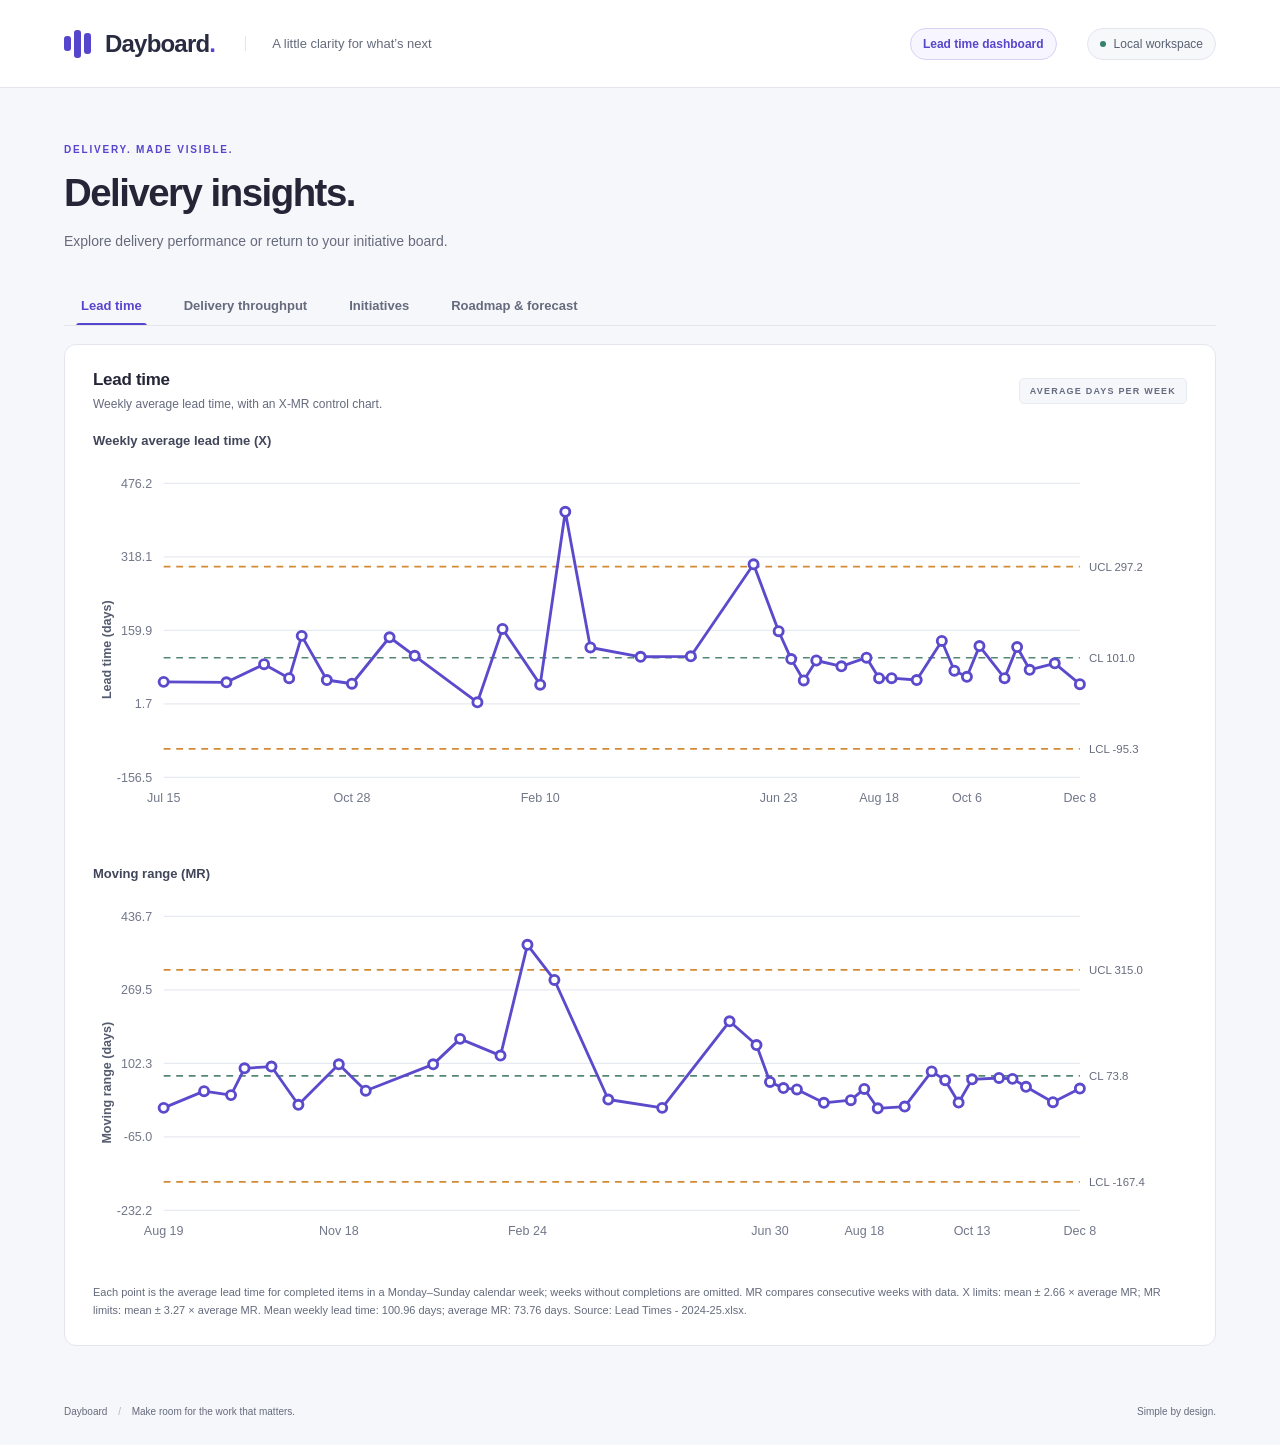
<file: index.html>
<!doctype html>
<html lang="en">
  <head>
    <meta charset="utf-8">
    <meta name="viewport" content="width=device-width, initial-scale=1">
    <meta name="theme-color" content="#f6f7fb">
    <title>Dayboard — Delivery insights</title>
    <link rel="stylesheet" href="styles.css">
    <script src="script.js" defer></script>
    <script src="roadmap.js" defer></script>
  </head>
  <body>
    <header class="site-header">
      <a class="brand" href="./index.html" aria-label="Dayboard home">
        <span class="brand-mark" aria-hidden="true"><i></i><i></i><i></i></span>
        Dayboard<span class="brand-dot">.</span>
      </a>
      <span class="workspace-label">A little clarity for what’s next</span>
      <a class="dashboard-link" href="./lead-times/">Lead time dashboard</a>
      <span class="local-badge"><span aria-hidden="true"></span> Local workspace</span>
    </header>

    <main>
      <section class="page-heading" aria-labelledby="page-title">
        <div>
          <p class="eyebrow">DELIVERY. MADE VISIBLE.</p>
          <h1 id="page-title">Delivery insights.</h1>
          <p class="intro">Explore delivery performance or return to your initiative board.</p>
        </div>
      </section>

      <nav class="view-tabs" role="tablist" aria-label="Insights">
        <button id="lead-time-tab" class="view-tab" type="button" role="tab" aria-selected="true" aria-controls="lead-time-panel" tabindex="0">Lead time</button>
        <button id="throughput-tab" class="view-tab" type="button" role="tab" aria-selected="false" aria-controls="throughput-panel" tabindex="-1">Delivery throughput</button>
        <button id="initiatives-tab" class="view-tab" type="button" role="tab" aria-selected="false" aria-controls="initiatives-panel" tabindex="-1">Initiatives</button>
        <button id="roadmap-tab" class="view-tab" type="button" role="tab" aria-selected="false" aria-controls="roadmap-panel" tabindex="-1">Roadmap &amp; forecast</button>
      </nav>

      <section id="lead-time-panel" class="insight-panel" role="tabpanel" aria-labelledby="lead-time-tab">
        <div class="insight-heading">
          <div><h2>Lead time</h2><p>Weekly average lead time, with an X-MR control chart.</p></div>
          <span class="board-tag">AVERAGE DAYS PER WEEK</span>
        </div>
        <div class="control-chart">
          <h3>Weekly average lead time (X)</h3>
          <svg id="lead-time-x-chart" class="chart" role="img" aria-label="Weekly average lead time X chart"></svg>
        </div>
        <div class="control-chart">
          <h3>Moving range (MR)</h3>
          <svg id="lead-time-mr-chart" class="chart" role="img" aria-label="Lead time moving range MR chart"></svg>
        </div>
        <p id="lead-time-chart-note" class="chart-note"></p>
      </section>

      <section id="throughput-panel" class="insight-panel" role="tabpanel" aria-labelledby="throughput-tab" hidden>
        <div class="insight-heading">
          <div><h2>Delivery throughput</h2><p>Weekly completed items, with an X-MR control chart.</p></div>
          <span class="board-tag">ITEMS PER WEEK</span>
        </div>
        <div class="control-chart">
          <h3>Weekly throughput (X)</h3>
          <svg id="throughput-x-chart" class="chart" role="img" aria-label="Weekly delivery throughput X chart"></svg>
        </div>
        <div class="control-chart">
          <h3>Moving range (MR)</h3>
          <svg id="throughput-mr-chart" class="chart" role="img" aria-label="Moving range MR chart"></svg>
        </div>
        <p id="throughput-chart-note" class="chart-note"></p>
      </section>

      <section id="initiatives-panel" class="initiatives-panel" role="tabpanel" aria-labelledby="initiatives-tab" hidden>
        <div class="initiatives-heading">
          <div><h2>Plan your work</h2><p>Add or adjust estimates for upcoming initiatives.</p></div>
          <button id="add-initiative" class="button button-primary" type="button">
            <span aria-hidden="true">+</span> Add initiative
          </button>
        </div>
        <section class="summary" aria-label="Board summary">
          <div class="summary-item">
            <span class="summary-icon" aria-hidden="true">▦</span>
            <div><p class="stat-label">Initiatives</p><p class="stat"><span id="initiative-count">0</span><span class="stat-unit">on the board</span></p></div>
          </div>
          <div class="summary-item">
            <span class="summary-icon effort-icon" aria-hidden="true">◷</span>
            <div><p class="stat-label">Total estimated effort</p><p class="stat"><span id="total-effort">0</span><span class="stat-unit">days</span></p></div>
          </div>
          <p class="summary-note">A sum of effort,<br>not a calendar timeline.</p>
        </section>

        <section class="board-panel" aria-labelledby="board-title">
          <div class="board-heading">
            <div><h2 id="board-title">Your initiative board</h2><p>Small steps on the left. Bigger lifts on the right.</p></div>
            <span class="board-tag">EFFORT IN DAYS</span>
          </div>
          <p id="board-help" class="board-help"><span aria-hidden="true">↔</span> Drag a card to estimate, or use its day selector. Each initiative has its own row; row order has no scoring meaning.</p>
          <div class="board-scroll" tabindex="0" role="region" aria-label="Scrollable initiative estimates" aria-describedby="board-help">
            <div class="board">
              <div class="axis" aria-label="Estimated effort in days">
                <span><strong>1</strong> day</span>
                <span><strong>2</strong> days</span>
                <span><strong>3</strong> days</span>
                <span><strong>5</strong> days</span>
                <span><strong>8</strong> days</span>
                <span><strong>13</strong> days</span>
                <span><strong>21</strong> days</span>
              </div>
              <div class="plot">
                <div class="grid-lines" aria-hidden="true"><i></i><i></i><i></i><i></i><i></i><i></i><i></i></div>
                <div id="initiative-rows"></div>
                <div id="empty-state" class="empty-state" hidden>
                  <span aria-hidden="true">✧</span>
                  <h3>A clear board. A fresh start.</h3>
                  <p>Add your first initiative to see where it lands.</p>
                  <button id="add-first" class="button button-secondary" type="button">+ Add initiative</button>
                </div>
              </div>
              <div class="axis-caption"><span>LESS EFFORT</span><span aria-hidden="true">⟶</span><span>MORE EFFORT</span></div>
            </div>
          </div>
          <div class="board-footer"><span><span class="status-dot" aria-hidden="true"></span> <span id="save-status">Saved in this browser</span></span><span>Your ideas stay on your device.</span></div>
        </section>
        <aside class="tip"><span class="tip-symbol" aria-hidden="true">✦</span><p><strong>Estimates are a starting point.</strong> Move things around as you learn. The best plan is one you can adjust.</p></aside>
      </section>
      <section id="roadmap-panel" class="insight-panel rm" role="tabpanel" aria-labelledby="roadmap-tab" hidden>
        <div class="insight-heading">
          <div><h2>Roadmap &amp; forecast</h2><p>Multi-team plan with a Monte Carlo forecast (85% confidence).</p></div>
          <span class="board-tag">GANTT · P85</span>
        </div>
        <div id="rm-root"></div>
      </section>
      <p id="announcement" class="sr-only" role="status" aria-live="polite"></p>
    </main>

    <footer class="site-footer"><span>Dayboard <span aria-hidden="true">/</span> Make room for the work that matters.</span><span>Simple by design.</span></footer>

    <dialog id="initiative-dialog" aria-labelledby="dialog-title">
      <form id="initiative-form">
        <div class="dialog-heading"><h2 id="dialog-title">Add initiative</h2><button id="close-dialog" class="icon-button" type="button" aria-label="Close dialog">×</button></div>
        <p class="dialog-intro">An idea, a little context, and your best estimate.</p>
        <label for="initiative-name">Initiative name <span aria-hidden="true">*</span></label>
        <input id="initiative-name" name="name" type="text" maxlength="120" placeholder="What are you working on?" required>
        <label for="initiative-description">Description <span class="optional">(optional)</span></label>
        <textarea id="initiative-description" name="description" rows="3" maxlength="1000" placeholder="A little context goes a long way."></textarea>
        <label for="initiative-estimate">Estimated effort</label>
        <select id="initiative-estimate" name="estimate" required>
          <option value="1">1 day</option>
          <option value="2">2 days</option>
          <option value="3" selected>3 days</option>
          <option value="5">5 days</option>
          <option value="8">8 days</option>
          <option value="13">13 days</option>
          <option value="21">21 days</option>
        </select>
        <p id="form-error" class="form-error" role="alert"></p>
        <div class="dialog-actions">
          <button id="delete-initiative" class="button button-danger" type="button" hidden>Delete initiative</button>
          <div class="save-actions"><button id="cancel-dialog" class="button button-secondary" type="button">Cancel</button><button class="button button-primary" type="submit">Save initiative</button></div>
        </div>
      </form>
    </dialog>
  </body>
</html>
</file>
<file: styles.css>
:root {
  color-scheme: light;
  font-family: Inter, ui-sans-serif, -apple-system, BlinkMacSystemFont, "Segoe UI", sans-serif;
  color: #242637;
  background: #f6f7fb;
  font-synthesis: none;
  --accent: #5546cd;
  --muted: #656b7d;
  --border: #e4e6ee;
}

* { box-sizing: border-box; }
body { margin: 0; }
button, input, textarea, select { font: inherit; }
button, select { cursor: pointer; }
button { transition: background .15s, box-shadow .15s; }
button:disabled { cursor: default; }
:focus-visible { outline: 3px solid #5546cd; outline-offset: 4px; }
[hidden] { display: none !important; }

.site-header {
  height: 88px;
  padding: 0 5%;
  display: flex;
  align-items: center;
  gap: 30px;
  background: #fff;
  border-bottom: 1px solid var(--border);
}
.brand { display: flex; align-items: center; gap: 10px; text-decoration: none; color: #292b40; font-size: 24px; font-weight: 750; letter-spacing: -.8px; }
.brand-dot { color: var(--accent); margin-left: -10px; }
.brand-mark { display: flex; align-items: center; gap: 3px; width: 31px; height: 32px; }
.brand-mark i { width: 7px; background: var(--accent); border-radius: 3px; height: 15px; }
.brand-mark i:nth-child(2) { height: 28px; }
.brand-mark i:nth-child(3) { height: 21px; }
.workspace-label { border-left: 1px solid var(--border); padding-left: 26px; font-size: 13px; color: var(--muted); }
.dashboard-link { margin-left: auto; padding: 8px 12px; border: 1px solid #d7d2f1; border-radius: 20px; color: var(--accent); background: #f7f5ff; font-size: 12px; font-weight: 600; text-decoration: none; white-space: nowrap; }
.dashboard-link:hover { background: #efedfb; }
.local-badge { margin-left: auto; display: flex; align-items: center; gap: 8px; font-size: 12px; color: #586174; background: #f7f8fa; border: 1px solid var(--border); border-radius: 20px; padding: 8px 12px; white-space: nowrap; }
.dashboard-link + .local-badge { margin-left: 0; }
.local-badge > span, .status-dot { display: inline-block; height: 6px; width: 6px; border-radius: 50%; background: #36816a; }
main { max-width: 1440px; margin: 0 auto; padding: 56px 5% 0; }
.page-heading { display: flex; align-items: center; justify-content: space-between; gap: 24px; margin-bottom: 34px; }
.eyebrow { color: var(--accent); font-size: 10px; font-weight: 750; letter-spacing: 1.8px; margin: 0 0 15px; }
h1 { margin: 0; font-size: clamp(29px, 3vw, 40px); font-weight: 700; letter-spacing: -1.5px; line-height: 1.2; }
.intro { color: var(--muted); font-size: 14px; line-height: 1.6; margin: 14px 0 0; }
.view-tabs { display: flex; gap: 8px; overflow-x: auto; margin-bottom: 18px; border-bottom: 1px solid var(--border); }
.view-tab { position: relative; flex: 0 0 auto; border: 0; border-radius: 7px 7px 0 0; background: transparent; color: var(--muted); padding: 12px 17px; font-size: 13px; font-weight: 600; }
.view-tab:hover { background: #f0effa; color: #39334f; }
.view-tab[aria-selected="true"] { color: var(--accent); }
.view-tab[aria-selected="true"]::after { position: absolute; right: 12px; bottom: -1px; left: 12px; height: 3px; border-radius: 3px 3px 0 0; background: var(--accent); content: ""; }
.insight-panel, .initiatives-panel { background: #fff; border: 1px solid var(--border); border-radius: 12px; padding: 25px 28px; }
.insight-heading, .initiatives-heading { display: flex; justify-content: space-between; align-items: center; gap: 18px; }
.insight-heading p, .initiatives-heading p { color: var(--muted); margin: 7px 0 0; font-size: 12px; }
.chart-wrap { margin-top: 20px; }
.chart { display: block; width: 100%; height: auto; overflow: visible; }
.chart-grid { stroke: #e8eaf1; stroke-width: 1; }
.chart-axis-label { fill: #72778a; font-size: 11px; }
.chart-axis-title { fill: #565c70; font-size: 11px; font-weight: 600; }
.chart-series { fill: none; stroke: #5b4acb; stroke-width: 2.5; stroke-linejoin: round; stroke-linecap: round; }
.chart-point { fill: #fff; stroke: #5b4acb; stroke-width: 2.5; }
.chart-control { stroke-width: 1.5; stroke-dasharray: 6 5; }
.chart-ucl, .chart-lcl { stroke: #d38a35; }
.chart-mean { stroke: #548674; }
.chart-control-label { fill: #666b7d; font-size: 10px; }
.chart-note { margin: 8px 0 0; color: var(--muted); font-size: 11px; line-height: 1.6; }
.control-chart { margin-top: 22px; }
.control-chart h3 { margin: 0 0 8px; font-size: 13px; font-weight: 650; color: #42465a; }
.initiatives-panel { padding: 0; border: 0; background: transparent; }
.initiatives-heading { margin: 0 0 20px; }
.button { border: 1px solid transparent; border-radius: 8px; padding: 11px 17px; font-size: 13px; font-weight: 600; display: inline-flex; align-items: center; justify-content: center; gap: 8px; white-space: nowrap; }
.button-primary { background: var(--accent); color: #fff; box-shadow: 0 3px 5px #5546cd15; }
.button-primary:hover { background: #4435b6; }
.button-primary > span { font-size: 20px; line-height: 1; font-weight: 400; }
.button-secondary { background: #fff; border-color: #d7dae5; color: #43485c; }
.button-secondary:hover { background: #f4f3fc; }
.button-danger { background: #fff; color: #ac303d; border-color: #efd4d7; }
.button-danger:hover { background: #fff0f1; }
.summary { display: flex; align-items: center; gap: 34px; padding: 24px 28px; background: #fff; border: 1px solid var(--border); border-radius: 12px; margin-bottom: 28px; }
.summary-item { display: flex; align-items: center; gap: 16px; }
.summary-item + .summary-item { border-left: 1px solid var(--border); padding-left: 34px; }
.summary-icon { display: grid; place-items: center; width: 44px; height: 44px; border-radius: 12px; color: #6656c9; background: #f1eefa; font-size: 25px; }
.effort-icon { color: #40826e; background: #edf6f1; }
.stat-label { margin: 0 0 4px; color: var(--muted); font-size: 12px; }
.stat { margin: 0; display: flex; align-items: baseline; gap: 9px; font-size: 27px; font-weight: 650; letter-spacing: -.7px; }
.stat-unit { font-size: 12px; font-weight: 400; color: var(--muted); letter-spacing: 0; }
.summary-note { margin: 0 0 0 auto; color: var(--muted); font-size: 12px; line-height: 1.7; }
.board-panel { background: #fff; border: 1px solid var(--border); border-radius: 12px; overflow: hidden; box-shadow: 0 4px 16px #232b4b03; }
.board-heading { display: flex; justify-content: space-between; align-items: center; gap: 18px; padding: 26px 28px 0; }
h2 { font-size: 17px; font-weight: 650; letter-spacing: -.3px; margin: 0; }
.board-heading p { color: var(--muted); margin: 7px 0 0; font-size: 12px; }
.board-tag { color: #666b80; font-size: 9px; letter-spacing: 1.2px; font-weight: 650; background: #f6f7fa; border: 1px solid #e9ebf2; padding: 7px 10px; border-radius: 5px; white-space: nowrap; }
.board-help { margin: 21px 28px 0; font-size: 11px; color: var(--muted); line-height: 1.6; }
.board-help > span { font-size: 16px; color: #77718d; margin-right: 5px; }
.board-scroll { overflow-x: auto; padding: 0 24px; }
.board-scroll:focus-visible { outline-offset: -4px; }
.board { min-width: 940px; padding-top: 25px; }
.axis { display: flex; justify-content: space-between; margin: 0 104px; padding-bottom: 18px; color: var(--muted); font-size: 10px; }
.axis > span { width: 0; display: flex; flex-direction: column; align-items: center; white-space: nowrap; gap: 3px; }
.axis strong { color: #51566c; font-size: 16px; font-weight: 650; }
.axis > span.active strong { color: var(--accent); }
.plot { position: relative; min-height: 288px; padding: 14px 0; border-top: 1px solid var(--border); border-bottom: 1px solid var(--border); background: linear-gradient(90deg, #fcfcfe, #faf9fd); }
.grid-lines { position: absolute; inset: 0 104px; display: flex; justify-content: space-between; pointer-events: none; }
.grid-lines i { width: 1px; border-left: 1px dashed #dedfe9; }
.initiative-row { height: 101px; margin: 0 104px; position: relative; }
.initiative-card {
  --card-color: #e9e5fb;
  --card-ink: #51418e;
  --card-border: #dbd3f2;
  position: absolute;
  top: 8px;
  width: 184px;
  transform: translateX(-50%);
  border: 1px solid var(--card-border);
  border-radius: 9px;
  background: var(--card-color);
  color: var(--card-ink);
  padding: 10px 11px 9px;
  box-shadow: 0 2px 3px #35304c06;
  cursor: grab;
  touch-action: pan-y;
  user-select: none;
}
.initiative-card[data-color="1"] { --card-color: #e6f2ec; --card-ink: #2f6655; --card-border: #cce4d8; }
.initiative-card[data-color="2"] { --card-color: #e7eefb; --card-ink: #3c5a91; --card-border: #d2dff4; }
.initiative-card[data-color="3"] { --card-color: #fcf0dc; --card-ink: #805c24; --card-border: #efdfbf; }
.initiative-card[data-color="4"] { --card-color: #f8e8ed; --card-ink: #8c4660; --card-border: #edcfda; }
.initiative-card.dragging { z-index: 2; cursor: grabbing; box-shadow: 0 8px 18px #37305926; outline: 2px solid var(--accent); }
.card-heading { display: flex; align-items: center; gap: 5px; }
.grip { opacity: .65; font-size: 14px; }
.card-title { font-size: 13px; font-weight: 650; margin: 0; overflow: hidden; text-overflow: ellipsis; white-space: nowrap; flex: 1; }
.edit-button { border: 0; background: transparent; color: inherit; font-size: 16px; line-height: 1; padding: 3px; border-radius: 4px; }
.edit-button:hover { background: #ffffff90; }
.card-description { font-size: 11px; margin: 4px 0 8px 13px; overflow: hidden; text-overflow: ellipsis; white-space: nowrap; min-height: 13px; }
.card-estimate { display: block; width: 83px; margin-left: 13px; background: #ffffffa6; color: var(--card-ink); border: 1px solid var(--card-border); border-radius: 4px; font-size: 11px; font-weight: 600; padding: 3px 5px; }
.axis-caption { display: flex; justify-content: center; align-items: center; gap: 14px; padding: 17px 0 20px; color: #6e7488; font-size: 8px; letter-spacing: 1.3px; font-weight: 600; }
.axis-caption > span:nth-child(2) { font-size: 23px; line-height: 12px; color: #a4a8ba; font-weight: 400; }
.board-footer { display: flex; justify-content: space-between; gap: 12px; background: #fcfcfe; border-top: 1px solid var(--border); padding: 14px 28px; font-size: 10px; color: var(--muted); }
.status-dot { margin-right: 5px; }
.empty-state { position: sticky; left: 0; width: min(100%, calc(90vw - 30px)); text-align: center; padding: 40px 0; }
.empty-state > span { color: var(--accent); font-size: 28px; }
.empty-state h3 { font-size: 17px; margin: 10px 0; }
.empty-state p { font-size: 13px; color: var(--muted); margin-bottom: 20px; }
.tip { display: flex; align-items: center; justify-content: center; gap: 10px; margin: 23px 0 0; color: var(--muted); }
.tip p { font-size: 11px; line-height: 1.7; }
.tip strong { font-weight: 600; color: #555b70; }
.tip-symbol { color: #8a7dbc; font-size: 18px; }
.site-footer { max-width: 1440px; margin: 38px auto 0; padding: 22px 5% 28px; display: flex; justify-content: space-between; gap: 20px; font-size: 10px; color: var(--muted); }
.site-footer span span { padding: 0 8px; color: #b0b3c2; }

dialog { border: 1px solid var(--border); border-radius: 15px; padding: 28px; width: min(520px, calc(100% - 32px)); max-height: calc(100% - 32px); color: #242637; box-shadow: 0 20px 70px #17132d33; }
dialog::backdrop { background: #25243b66; backdrop-filter: blur(3px); }
.dialog-heading { display: flex; align-items: center; justify-content: space-between; }
.dialog-heading h2 { font-size: 22px; }
.icon-button { border: 0; background: #f4f4f9; color: #555b70; border-radius: 6px; font-size: 23px; width: 32px; height: 32px; }
.dialog-intro { color: var(--muted); font-size: 13px; line-height: 1.6; margin: 12px 0 24px; }
label { display: block; font-size: 13px; font-weight: 600; margin-bottom: 8px; }
.optional { font-weight: 400; color: var(--muted); }
input, textarea, form select { display: block; width: 100%; padding: 11px 12px; border: 1px solid #cdd1de; border-radius: 7px; color: #303449; background: #fff; margin-bottom: 20px; font-size: 14px; }
textarea { resize: vertical; }
input::placeholder, textarea::placeholder { color: #757b8c; }
.form-error { color: #ac303d; font-size: 13px; line-height: 1.5; }
.form-error:empty { display: none; }
.dialog-actions { display: flex; justify-content: space-between; gap: 10px; flex-wrap: wrap; border-top: 1px solid var(--border); padding-top: 20px; margin-top: 24px; }
.save-actions { display: flex; gap: 8px; margin-left: auto; }
.sr-only { position: absolute; width: 1px; height: 1px; padding: 0; margin: -1px; overflow: hidden; clip-path: inset(50%); white-space: nowrap; border: 0; }

@media (min-width: 1600px) {
  main { padding-top: 70px; }
}
@media (max-width: 760px) {
  .site-header { height: 72px; }
  .workspace-label { display: none; }
  .site-header { gap: 12px; }
  .dashboard-link { margin-left: auto; padding: 7px 9px; font-size: 11px; }
  .dashboard-link + .local-badge { display: none; }
  main { padding-top: 32px; }
  .page-heading { align-items: flex-start; flex-direction: column; gap: 20px; margin-bottom: 24px; }
  h1 { letter-spacing: -1px; }
  .view-tabs { gap: 0; }
  .view-tab { padding: 12px 13px; font-size: 12px; }
  .insight-panel { padding: 20px 14px; }
  .insight-heading { align-items: flex-start; }
  .insight-heading .board-tag { display: none; }
  .chart-axis-label { font-size: 9px; }
  .chart-control-label { font-size: 9px; }
  .initiatives-heading { align-items: flex-start; }
  .summary { gap: 20px; padding: 20px; flex-wrap: wrap; }
  .summary-item { gap: 10px; }
  .summary-item + .summary-item { padding-left: 20px; }
  .summary-icon { display: none; }
  .summary-note { width: 100%; margin: 0; border-top: 1px solid var(--border); padding-top: 12px; }
  .summary-note br { display: none; }
  .board-heading { padding: 22px 20px 0; }
  .board-tag { display: none; }
  .board-help { margin: 16px 20px 0; }
  .board-scroll { padding: 0 14px; }
  .board-footer { padding: 14px 20px; flex-wrap: wrap; }
  .tip { align-items: flex-start; }
  .tip-symbol { margin-top: 10px; }
  .site-footer { margin-top: 20px; flex-direction: column; gap: 12px; }
  dialog { padding: 22px; }
}
@media (prefers-reduced-motion: reduce) {
  button { transition: none; }
}

/* Roadmap & forecast */
.rm .rm-card { border: 1px solid var(--border); border-radius: 10px; background: #fff; padding: 16px; margin-bottom: 16px; }
.rm h3 { margin: 0 0 10px; font-size: 15px; }
.rm .hint { color: var(--muted); font-size: 12px; margin: 0 0 10px; }
.rm .row { display: flex; flex-wrap: wrap; gap: 8px; align-items: center; margin-bottom: 8px; }
.rm input[type=text], .rm input[type=number], .rm input[type=date], .rm select { border: 1px solid var(--border); border-radius: 6px; padding: 6px 8px; font: inherit; font-size: 13px; }
.rm input[type=number] { width: 70px; }
.rm .chip { display: inline-flex; align-items: center; gap: 6px; background: #f0effa; border-radius: 99px; padding: 3px 4px 3px 10px; font-size: 12px; }
.rm .chip button, .rm .x { border: 0; background: transparent; cursor: pointer; color: var(--muted); font-size: 14px; }
.rm label.cb { display: inline-flex; gap: 4px; align-items: center; font-size: 12px; margin-right: 10px; }
.rm .item { border-top: 1px solid var(--border); padding-top: 10px; margin-top: 10px; }
.rm .item > .row:first-child strong { font-size: 14px; }
.rm table { border-collapse: collapse; font-size: 12px; width: 100%; }
.rm th, .rm td { padding: 4px 6px; text-align: left; border-bottom: 1px solid var(--border); white-space: nowrap; }
.rm td input[type=number] { width: 56px; padding: 3px 4px; }
.rm .scroll { overflow-x: auto; }
.rm .warn { color: #b42318; font-size: 12px; }
.rm .gantt { min-width: 900px; font-size: 12px; }
.rm .g-head, .rm .g-row { display: flex; align-items: stretch; }
.rm .g-label { flex: 0 0 240px; padding: 4px 8px; overflow: hidden; text-overflow: ellipsis; white-space: nowrap; }
.rm .g-track { position: relative; flex: 1; min-height: 24px; border-left: 1px solid var(--border); }
.rm .g-months { display: flex; }
.rm .g-months span { border-right: 1px solid var(--border); padding: 4px 2px; text-align: center; color: var(--muted); font-size: 11px; overflow: hidden; }
.rm .g-row { border-top: 1px solid #f0f1f6; }
.rm .g-row.init { background: #faf9ff; font-weight: 700; }
.rm .g-row.item .g-label { padding-left: 22px; color: #4a4f63; }
.rm .g-bar { position: absolute; top: 5px; height: 14px; border-radius: 4px; background: var(--accent); }
.rm .g-bar.tail { background: repeating-linear-gradient(45deg, #b5aef0, #b5aef0 4px, #d9d5f8 4px, #d9d5f8 8px); border-radius: 0 4px 4px 0; }
.rm .g-bar.fixed { background: #0b7a4b; }
.rm .g-bar.late { background: #b42318; }
.rm .g-bar.init-bar { top: 8px; height: 8px; background: #2d2760; }
.rm .g-due { position: absolute; top: 2px; bottom: 2px; width: 2px; background: #b42318; }
.rm .g-today { position: absolute; top: 0; bottom: 0; width: 1px; background: #e8590c; }
.rm .legend { display: flex; flex-wrap: wrap; gap: 14px; font-size: 11px; color: var(--muted); margin-top: 8px; }
.rm input[type=text] { width: auto; min-width: 240px; flex: 0 1 280px; }
.rm input[type=date] { width: auto; }
.rm input[type=checkbox] { width: auto; margin: 0; }
.rm label.cb { margin: 0 10px 0 0; align-items: center; }
.rm .row .button { margin: 0; }
</file>
